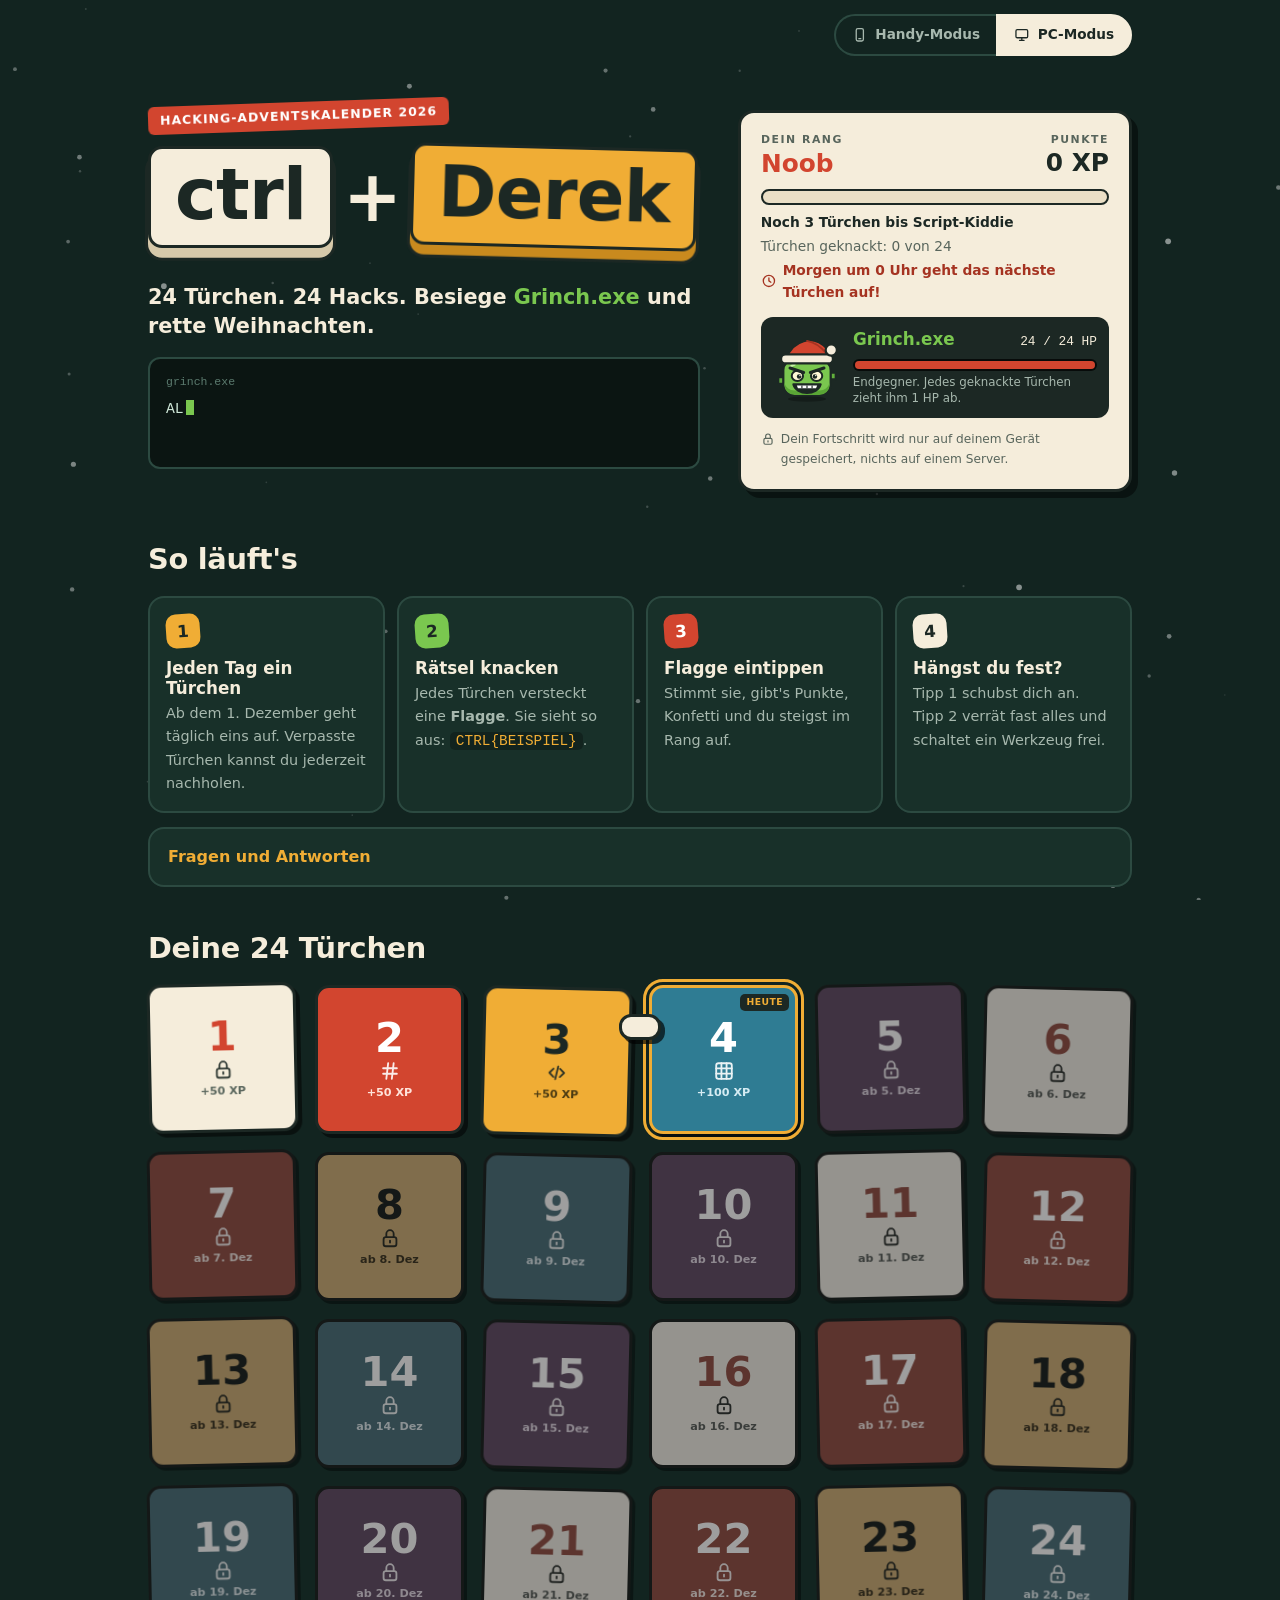
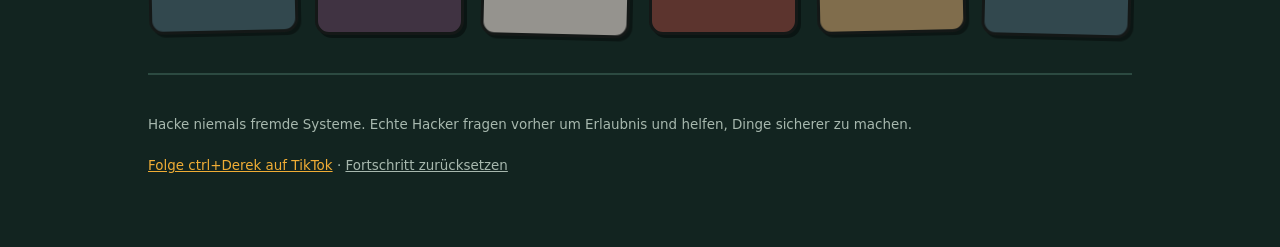
<file: docs/index.html>
<!doctype html>
<html lang="de">
<head>
  <meta charset="utf-8">
  <meta name="viewport" content="width=device-width, initial-scale=1, viewport-fit=cover">
  <meta http-equiv="Content-Security-Policy" content="default-src 'self'; script-src 'self'; style-src 'self'; img-src 'self' data:; connect-src 'self'; object-src 'none'; base-uri 'none'; form-action 'self'">
  <meta name="referrer" content="no-referrer">
  <meta name="theme-color" content="#122420">
  <meta name="description" content="24 Türchen, 24 Hacking-Rätsel. Knack jeden Tag ein Türchen und rette Weihnachten vor Grinch.exe. Legal, kostenlos, ab 11.">
  <meta property="og:title" content="ctrl+Derek Hacking-Adventskalender">
  <meta property="og:description" content="24 Türchen, 24 Hacking-Rätsel. Rette Weihnachten vor Grinch.exe!">
  <meta property="og:type" content="website">
  <link rel="icon" href="data:image/svg+xml,%3Csvg xmlns='http://www.w3.org/2000/svg' viewBox='0 0 64 64'%3E%3Crect x='4' y='10' width='56' height='50' rx='12' fill='%231c2824'/%3E%3Crect x='4' y='4' width='56' height='48' rx='12' fill='%23f0ad35' stroke='%231c2824' stroke-width='4'/%3E%3Cpath d='M22 20l-9 8 9 8M42 20l9 8-9 8M35 16l-6 24' fill='none' stroke='%231c2824' stroke-width='5' stroke-linecap='round' stroke-linejoin='round'/%3E%3C/svg%3E">
  <title>ctrl+Derek Adventskalender</title>
  <link rel="stylesheet" href="style.css?v=5">
</head>
<body>
  <canvas id="snow" aria-hidden="true"></canvas>
  <canvas id="confetti" aria-hidden="true"></canvas>

  <div class="wrap">
    <nav class="modes" aria-label="Modus wählen">
      <button type="button" data-mode="mobile"><span data-icon="phone"></span>Handy-Modus</button>
      <button type="button" data-mode="pc"><span data-icon="monitor"></span>PC-Modus</button>
    </nav>
    <header class="hero">
      <div class="hero-main">
        <p class="badge">Hacking-Adventskalender 2026</p>
        <h1 aria-label="ctrl+Derek"><kbd>ctrl</kbd><span>+</span><kbd>Derek</kbd></h1>
        <p class="claim">24 Türchen. 24 Hacks. Besiege <b>Grinch.exe</b> und rette Weihnachten.</p>
        <p id="intro" class="terminal"></p>
      </div>

      <aside class="stats" aria-label="Dein Fortschritt">
        <div class="rank-row">
          <div>
            <small>DEIN RANG</small>
            <strong id="rank">Noob</strong>
          </div>
          <div class="xp"><small>PUNKTE</small><strong id="xp-text">0 XP</strong></div>
        </div>
        <div class="bar" role="progressbar" aria-label="Fortschritt" aria-valuemin="0" aria-valuemax="24" id="bar"><div id="bar-fill"></div></div>
        <p id="next-rank" class="next"></p>
        <p id="progress"></p>
        <p id="countdown" class="countdown" hidden><span data-icon="clock"></span><span id="countdown-text"></span></p>

        <div id="boss" class="boss">
          <svg class="grinch" viewBox="0 0 120 124" aria-hidden="true">
            <ellipse cx="60" cy="117" rx="34" ry="5" fill="#000" opacity=".28"/>
            <g class="g-body">
              <g stroke="#1c2824" stroke-width="4" stroke-linejoin="round" stroke-linecap="round">
                <path d="M20 78H9v12h11M100 70h11v12h-11" fill="#62b03c"/>
                <rect x="18" y="48" width="84" height="62" rx="18" fill="#7ac74f"/>
              </g>
              <path d="M20 88v4a18 18 0 0 0 18 18h44a18 18 0 0 0 18-18v-4a18 18 0 0 1-18 14H38a18 18 0 0 1-18-14z" fill="#5aa636"/>
              <path d="M30 62a10 10 0 0 1 8-6" fill="none" stroke="#c9f0a8" stroke-width="4" stroke-linecap="round"/>
              <g stroke="#1c2824" stroke-width="4" stroke-linejoin="round" stroke-linecap="round">
                <path d="M24 44C34 14 70 0 96 28l6 20z" fill="#d2452f"/>
                <path d="M60 14c12 2 24 10 34 22" fill="none" stroke="#a53321" stroke-width="3"/>
                <rect x="14" y="38" width="92" height="16" rx="8" fill="#f5eddb"/>
                <circle cx="103" cy="30" r="10" fill="#f5eddb"/>
              </g>
              <g class="g-eyes">
                <g stroke="#1c2824" stroke-width="3.5">
                  <ellipse cx="43" cy="76" rx="10" ry="9" fill="#fff8d6"/>
                  <ellipse cx="77" cy="76" rx="10" ry="9" fill="#fff8d6"/>
                </g>
                <circle cx="46" cy="77" r="4" fill="#1c2824"/><circle cx="74" cy="77" r="4" fill="#1c2824"/>
                <circle cx="47.5" cy="75.5" r="1.3" fill="#fff"/><circle cx="75.5" cy="75.5" r="1.3" fill="#fff"/>
              </g>
              <g class="g-ko" stroke="#1c2824" stroke-width="4.5" stroke-linecap="round">
                <path d="M36 70l14 12M50 70 36 82M70 70l14 12M84 70 70 82"/>
              </g>
              <path class="g-brows" d="M30 62l24 8M90 62l-24 8" fill="none" stroke="#1c2824" stroke-width="5.5" stroke-linecap="round"/>
              <g class="g-mouth">
                <path d="M36 91h48c-3 10-13 15-24 15s-21-5-24-15z" fill="#1c2824" stroke="#1c2824" stroke-width="4" stroke-linejoin="round"/>
                <path d="M42 93h36l-2 5H44z" fill="#fff"/>
                <path d="M51 93v5M60 93v5M69 93v5" stroke="#1c2824" stroke-width="2"/>
              </g>
            </g>
          </svg>
          <div class="boss-info">
            <div class="boss-top"><b>Grinch.exe</b><span id="boss-hp">24 / 24 HP</span></div>
            <div class="bar boss-bar"><div id="boss-fill"></div></div>
            <small>Endgegner. Jedes geknackte Türchen zieht ihm 1 HP ab.</small>
          </div>
        </div>
        <p class="privacy"><span data-icon="lock"></span>Dein Fortschritt wird nur auf deinem Gerät gespeichert, nichts auf einem Server.</p>
      </aside>
    </header>

    <section class="howto" aria-labelledby="howto-title">
      <h2 id="howto-title" class="section-title">So läuft's</h2>
      <ol class="steps">
        <li><b>Jeden Tag ein Türchen</b><p>Ab dem 1. Dezember geht täglich eins auf. Verpasste Türchen kannst du jederzeit nachholen.</p></li>
        <li><b>Rätsel knacken</b><p>Jedes Türchen versteckt eine <b>Flagge</b>. Sie sieht so aus: <code>CTRL{BEISPIEL}</code>.</p></li>
        <li><b>Flagge eintippen</b><p>Stimmt sie, gibt's Punkte, Konfetti und du steigst im Rang auf.</p></li>
        <li><b>Hängst du fest?</b><p>Tipp 1 schubst dich an. Tipp 2 verrät fast alles und schaltet ein Werkzeug frei.</p></li>
      </ol>
      <details class="faq">
        <summary>Fragen und Antworten</summary>
        <dl>
          <dt>Was ist eine Flagge?</dt>
          <dd>So heißt das Lösungswort bei Hacker-Wettbewerben (CTF, „Capture the Flag“). Wer die Flagge findet, hat das Rätsel gelöst.</dd>
          <dt>Warum lerne ich Hacking?</dt>
          <dd>Wer Angriffe versteht, kann sich und andere schützen. Sicherheitsforscher werden dafür sogar bezahlt. Bei jedem Türchen steht, was du gelernt hast.</dd>
          <dt>Ist das legal?</dt>
          <dd>Ja. Alles läuft nur auf dieser Seite. Hacke aber nie fremde Geräte oder Konten, auch nicht aus Spaß.</dd>
          <dt>Brauche ich Vorkenntnisse oder Programme?</dt>
          <dd>Nein. Die ersten Türchen sind leicht, danach wird es Schritt für Schritt kniffliger. Ein Handy reicht, die Werkzeuge sind eingebaut.</dd>
          <dt>Was wird von mir gespeichert?</dt>
          <dd>Nichts auf einem Server. Dein Fortschritt (welche Türchen du gelöst hast) liegt nur auf deinem eigenen Gerät, in deinem Browser. Es gibt keine Anmeldung, keine Konten und keine Tracker. Wenn du die Browserdaten löschst, ein anderes Gerät nimmst oder im privaten Tab spielst, fängst du wieder bei null an. Bereits gelöste Türchen kannst du dann einfach nochmal lösen.</dd>
          <dt>Handy-Modus oder PC-Modus?</dt>
          <dd>Die Seite wählt automatisch, was zu deinem Gerät passt, du kannst oben umschalten. <b>Handy-Modus:</b> Alle Werkzeuge sind eingebaut, kein F12 nötig. <b>PC-Modus:</b> Du nutzt die echten Browser-Werkzeuge wie ein Profi (F12, Cookies, Quelltext).</dd>
          <dt>Was ist ein Tipp 2?</dt>
          <dd>Er verrät fast die Lösung und schaltet das Werkzeug zum Türchen frei, zum Beispiel einen Decoder. Probier erst selbst, das macht mehr Spaß!</dd>
        </dl>
      </details>
    </section>

    <main>
      <h2 class="section-title">Deine 24 Türchen</h2>
      <div id="grid" class="grid"></div>
    </main>

    <section id="finale" class="finale" hidden>
      <h2>Grinch.exe ist besiegt!</h2>
      <p>Du hast alle 24 Türchen geknackt. Weihnachten ist gerettet und aus dem Hacker-Azubi ist eine <b>Legende</b> geworden.</p>
      <button id="share" type="button" class="btn">Ergebnis kopieren und teilen</button>
    </section>

    <footer>
      <p>Hacke niemals fremde Systeme. Echte Hacker fragen vorher um Erlaubnis und helfen, Dinge sicherer zu machen.</p>
      <p><a id="tiktok" href="#" target="_blank" rel="noopener noreferrer">Folge ctrl+Derek auf TikTok</a> · <button id="reset" type="button" class="linklike">Fortschritt zurücksetzen</button></p>
    </footer>
  </div>

  <dialog id="dialog">
    <div class="sheet-handle" aria-hidden="true"></div>
    <form method="dialog"><button class="close" aria-label="Schließen"><span data-icon="x"></span></button></form>
    <p class="lvl" id="d-level"></p>
    <h2><span id="d-icon" class="d-icon"></span><span id="d-title"></span></h2>
    <p id="d-story" class="story"></p>
    <div id="d-task" class="task"></div>

    <div class="hints">
      <button type="button" id="btn-hint1"><span data-icon="bulb"></span>Tipp 1</button>
      <button type="button" id="btn-hint2" disabled><span data-icon="help"></span><span id="btn-hint2-text">Tipp 2</span></button>
    </div>
    <p id="d-hint1" class="hint" hidden></p>
    <p id="d-hint2" class="hint" hidden></p>
    <div id="d-tools" class="tools" hidden></div>
    <button type="button" id="btn-force" class="linklike force" hidden>Klappt nicht mit F12? Eingebautes Werkzeug zeigen</button>

    <form id="flag-form" autocomplete="off">
      <input id="flag" placeholder="CTRL{...}" spellcheck="false" autocapitalize="characters" autocomplete="off" enterkeyhint="go" aria-label="Flagge eingeben">
      <button type="submit" class="btn">Prüfen</button>
    </form>
    <p id="result" role="status"></p>
    <p id="d-learn" class="learn" hidden></p>
  </dialog>

  <div id="toast" role="status" aria-live="polite"></div>

  <script src="icons.js?v=4"></script>
  <script src="app.js?v=5"></script>
</body>
</html>
</file>
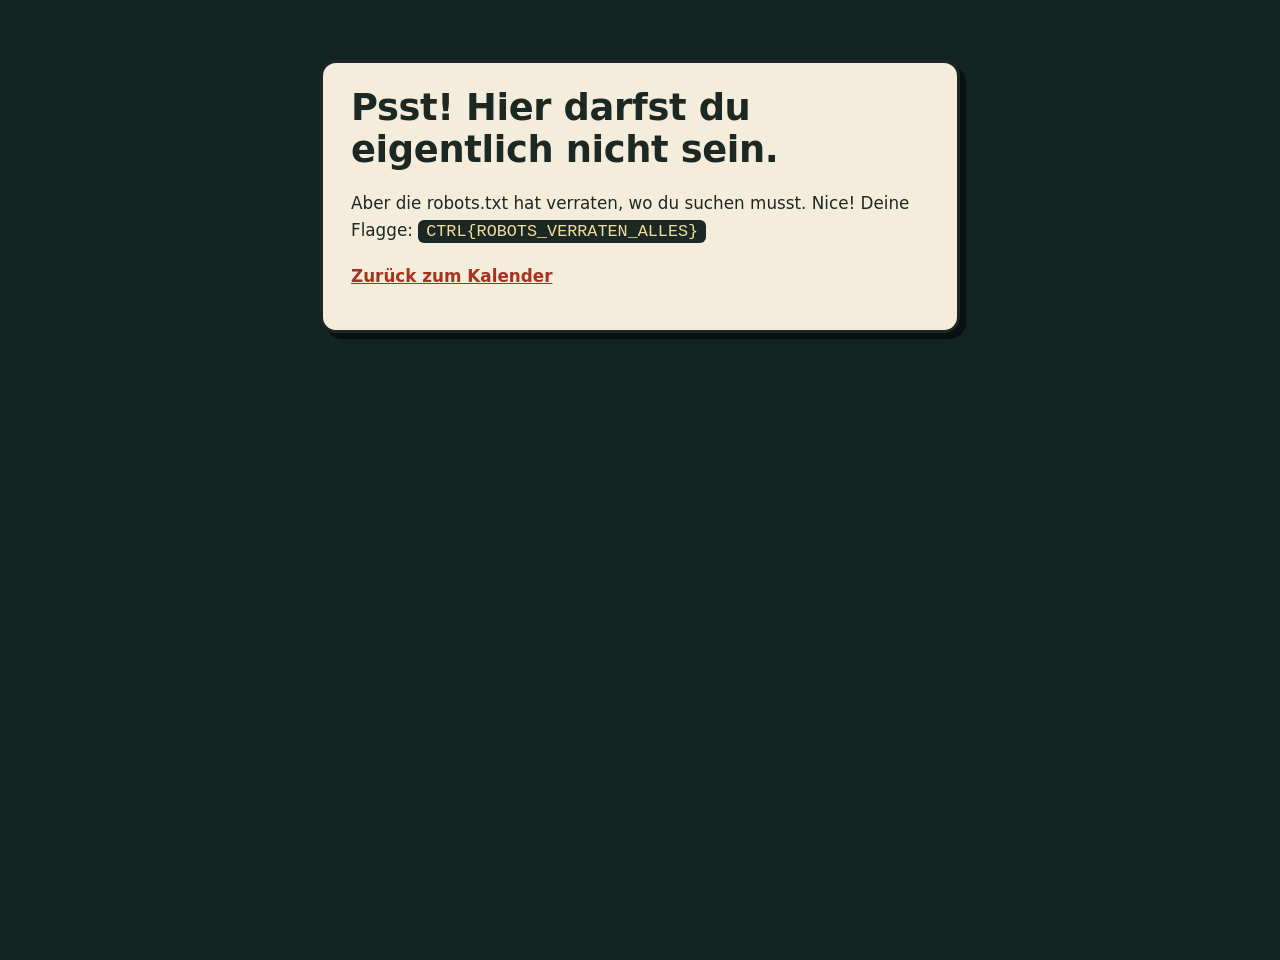
<file: docs/geheim-tuer5.html>
<!doctype html><html lang="de"><head><meta charset="utf-8"><meta name="viewport" content="width=device-width, initial-scale=1"><meta http-equiv="Content-Security-Policy" content="default-src 'self'; script-src 'self'; style-src 'self'; object-src 'none'; base-uri 'none'; form-action 'none'"><meta name="referrer" content="no-referrer"><meta name="robots" content="noindex"><title>Geheim</title><link rel="stylesheet" href="style.css?v=4"></head>
<body><main><h1>Psst! Hier darfst du eigentlich nicht sein.</h1><p>Aber die robots.txt hat verraten, wo du suchen musst. Nice! Deine Flagge: <code>CTRL{ROBOTS_VERRATEN_ALLES}</code></p><p><a href="./">Zurück zum Kalender</a></p></main></body></html>
</file>
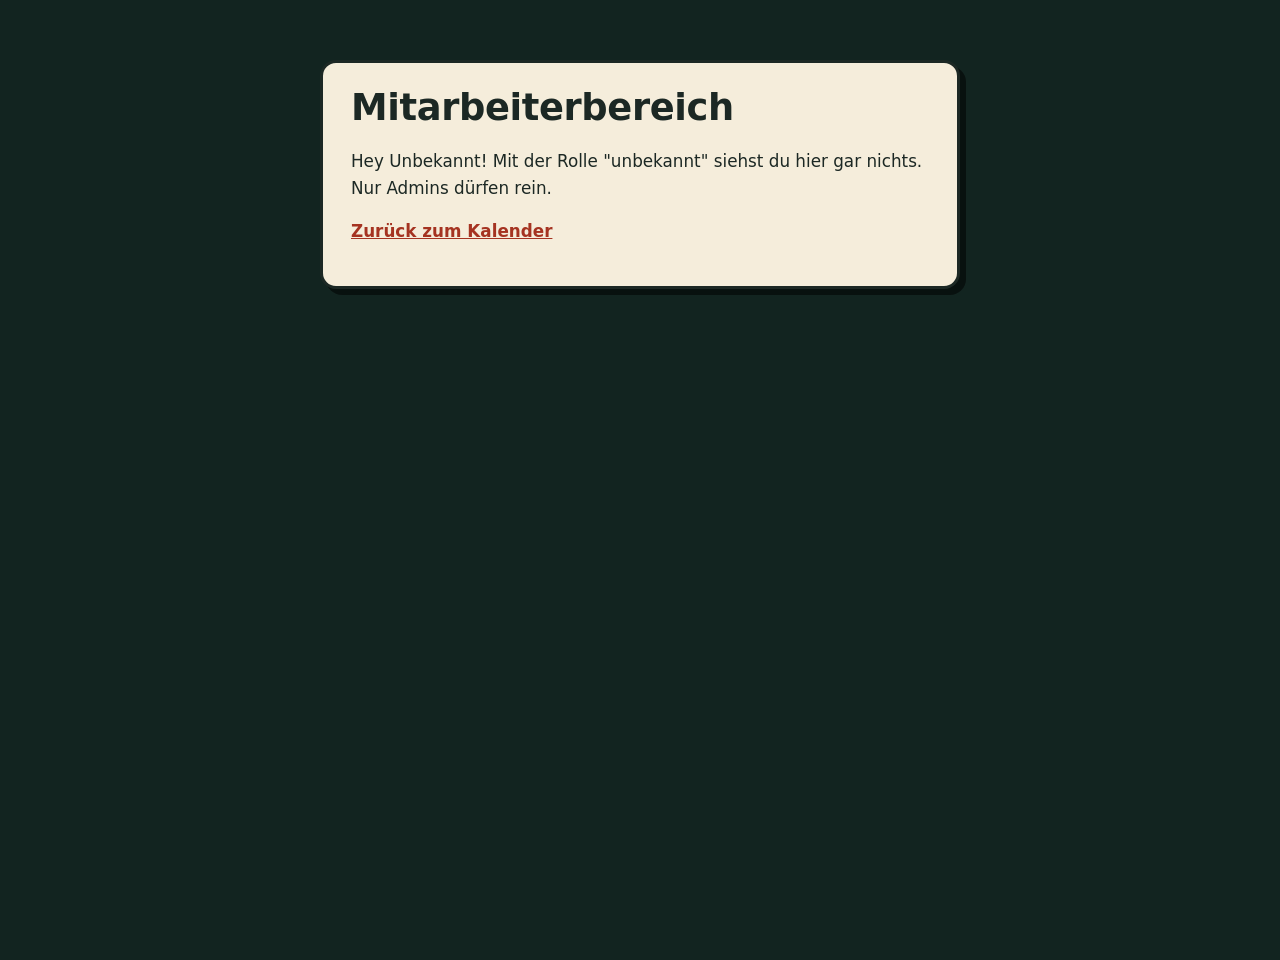
<file: docs/tuer10.html>
<!doctype html><html lang="de"><head><meta charset="utf-8"><meta name="viewport" content="width=device-width, initial-scale=1"><meta http-equiv="Content-Security-Policy" content="default-src 'self'; script-src 'self'; style-src 'self'; object-src 'none'; base-uri 'none'; form-action 'none'"><meta name="referrer" content="no-referrer"><meta name="robots" content="noindex"><title>Mitarbeiterbereich</title><link rel="stylesheet" href="style.css?v=4"></head>
<body><main><h1>Mitarbeiterbereich</h1><p id="t"></p><p><a href="./">Zurück zum Kalender</a></p></main>
<script src="tuer10.js"></script></body></html>
</file>
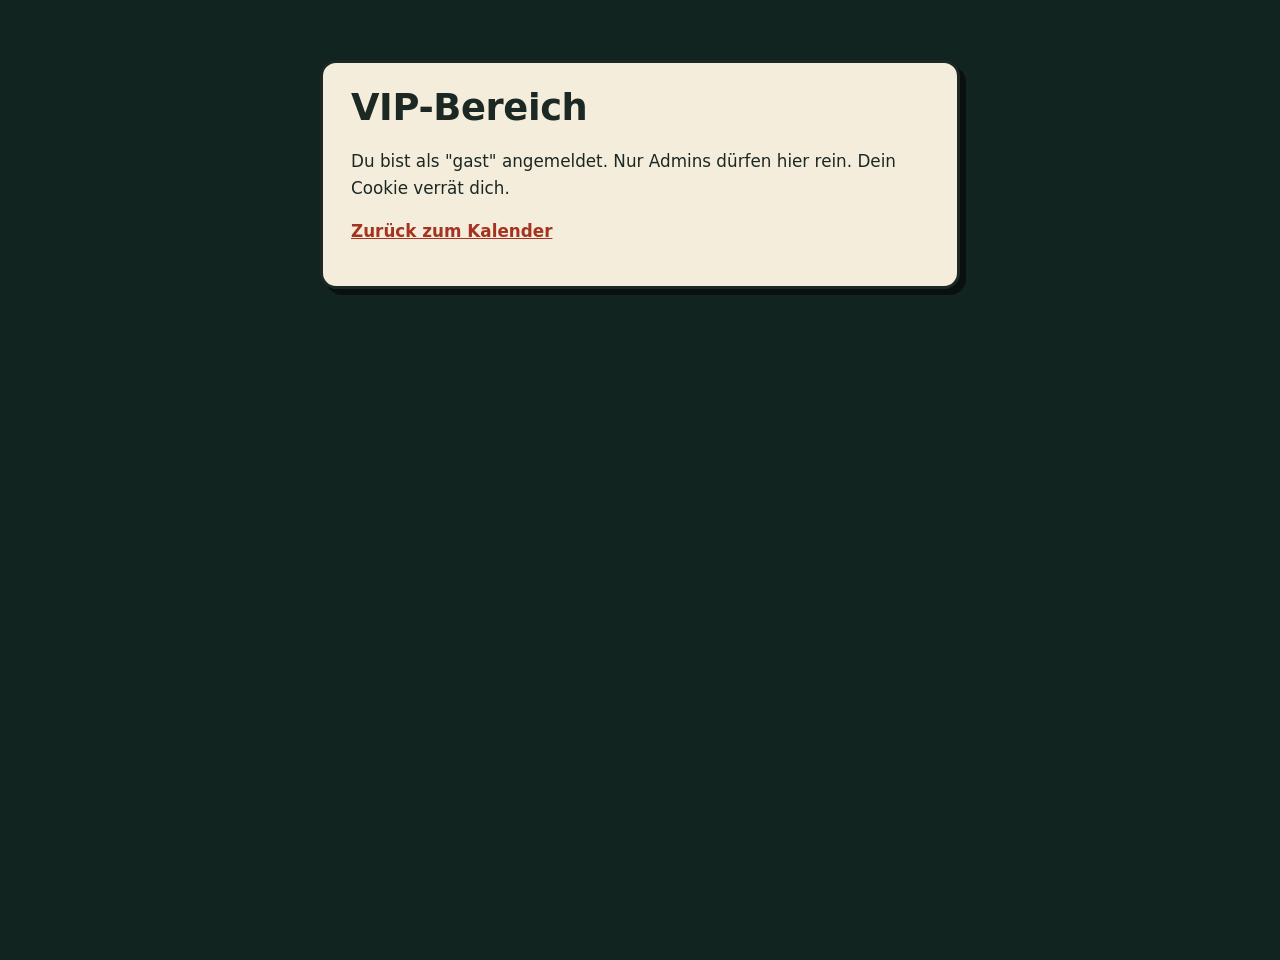
<file: docs/tuer11.html>
<!doctype html><html lang="de"><head><meta charset="utf-8"><meta name="viewport" content="width=device-width, initial-scale=1"><meta http-equiv="Content-Security-Policy" content="default-src 'self'; script-src 'self'; style-src 'self'; object-src 'none'; base-uri 'none'; form-action 'none'"><meta name="referrer" content="no-referrer"><meta name="robots" content="noindex"><title>VIP-Bereich</title><link rel="stylesheet" href="style.css?v=4"></head>
<body><main><h1>VIP-Bereich</h1><p id="t"></p><p><a href="./">Zurück zum Kalender</a></p></main>
<script src="tuer11.js?v=5"></script></body></html>
</file>
<file: docs/style.css>
/* ctrl+Derek Adventskalender. Sticker-Look: Tannengrün, Papier, kräftige Farben, dicke Konturen. */
:root{
  --bg:#122420;--bg2:#183029;--line:#2c4a41;--fg:#f5eddb;--mut:#a7b8ae;
  --paper:#f5eddb;--paper2:#eadfc6;--ink:#1c2824;--ink-mut:#58655c;--pline:#d6c9aa;
  --red:#d2452f;--red-d:#a53321;--gold:#f0ad35;--green:#3f9a6f;--blue:#2f7c93;--plum:#7a4a82;--slime:#7ac74f;--bad:#c9432f;
  --r:16px;--gut:clamp(16px,4vw,28px);
  --spring:cubic-bezier(.34,1.56,.64,1);--out:cubic-bezier(.22,1,.36,1);
  --sans:system-ui,-apple-system,"Segoe UI",Roboto,Helvetica,Arial,sans-serif;
  --display:ui-rounded,"Segoe UI Black","Arial Black",system-ui,-apple-system,Roboto,sans-serif;
  --mono:ui-monospace,"Cascadia Code",Consolas,Menlo,monospace;
}
*{box-sizing:border-box;-webkit-tap-highlight-color:transparent}
html{scroll-behavior:smooth;-webkit-text-size-adjust:100%}
body{margin:0;color:var(--fg);font:16px/1.6 var(--sans);min-height:100dvh;background:var(--bg);
  padding:env(safe-area-inset-top) env(safe-area-inset-right) env(safe-area-inset-bottom) env(safe-area-inset-left)}
#snow,#confetti{position:fixed;inset:0;width:100%;height:100%;pointer-events:none}
#snow{z-index:0}#confetti{z-index:60}
.wrap{position:relative;z-index:2;max-width:1040px;margin:0 auto;padding:0 var(--gut)}
a{color:var(--gold)}
h1,h2,h3{font-family:var(--display);font-weight:900;letter-spacing:-.01em}
button{font:inherit}
[hidden]{display:none!important}
:focus-visible{outline:3px solid var(--gold);outline-offset:3px}

/* Icons */
.i{width:1.15em;height:1.15em;flex:none;vertical-align:-.2em}
[data-icon]{display:inline-flex}

/* Modus-Schalter */
.modes{display:flex;justify-content:flex-end;padding-top:max(14px,env(safe-area-inset-top))}
.modes button{display:inline-flex;align-items:center;justify-content:center;gap:8px;min-height:42px;padding:0 16px;background:transparent;color:var(--mut);border:2px solid var(--line);font-size:.85rem;font-weight:600;cursor:pointer;transition:background .2s,color .2s}
.modes button:first-child{border-radius:99px 0 0 99px;border-right:0}
.modes button:last-child{border-radius:0 99px 99px 0}
.modes button[aria-pressed="true"]{background:var(--paper);color:var(--ink);border-color:var(--paper)}
@media (max-width:560px){.modes{justify-content:center}.modes button{flex:1}}

/* Kopf */
.hero{display:grid;gap:22px;padding:clamp(22px,5vw,46px) 0 6px}
.hero-main{min-width:0}
.hero-main > *{animation:rise .6s var(--out) both}
.hero-main > :nth-child(2){animation-delay:.06s}
.hero-main > :nth-child(3){animation-delay:.14s}
.hero-main > :nth-child(4){animation-delay:.22s}
.badge{display:inline-block;margin:0 0 16px;padding:4px 12px;background:var(--red);color:#fff;border-radius:6px;font-size:.78rem;letter-spacing:.08em;text-transform:uppercase;font-weight:800;rotate:-2deg}
h1{display:flex;align-items:center;flex-wrap:wrap;gap:.14em;font-size:clamp(2.3rem,10vw,4.4rem);line-height:1;margin:0 0 .5em}
/* Tasten: beim Laden werden sie nacheinander gedrückt, beim Antippen auch */
h1 kbd{--cap:var(--pline);font:inherit;background:var(--paper);color:var(--ink);padding:.16em .34em .2em;border-radius:.2em;border:3px solid var(--ink);box-shadow:0 .14em 0 var(--cap),0 .14em 0 3px var(--ink);animation:key .42s .75s var(--out) both;cursor:default;user-select:none;-webkit-user-select:none}
h1 kbd:last-child{--cap:#c98a1e;background:var(--gold);rotate:1.5deg;animation-delay:1s}
h1 kbd:active{translate:0 .11em;box-shadow:0 .03em 0 var(--cap),0 .03em 0 3px var(--ink)}
h1 span{color:var(--fg)}
@keyframes key{0%,100%{translate:0 0;box-shadow:0 .14em 0 var(--cap),0 .14em 0 3px var(--ink)}40%{translate:0 .11em;box-shadow:0 .03em 0 var(--cap),0 .03em 0 3px var(--ink)}}
.claim{margin:0 0 16px;font-size:clamp(1.05rem,3.4vw,1.3rem);line-height:1.4;font-weight:600;max-width:30em}
.claim b{color:var(--slime)}
.terminal{margin:0;background:#0b1512;border:2px solid var(--line);border-radius:12px;padding:14px 16px;min-height:9.2em;font:.92rem/1.6 var(--mono);color:#cfe7d8;cursor:default}
.terminal::before{content:"grinch.exe";display:block;color:#5b7a6e;font-size:.72rem;margin-bottom:6px}
.terminal::after{content:"";display:inline-block;width:.55em;height:1.05em;margin-left:2px;vertical-align:-.18em;background:var(--slime);animation:blink 1s steps(1) infinite}
.terminal.done::after{animation:blink 1s steps(1) 3 forwards}
@keyframes blink{50%{opacity:0}}
@keyframes rise{from{opacity:0;translate:0 14px}}

/* Status-Karte */
.stats{background:var(--paper);color:var(--ink);border:3px solid var(--ink);border-radius:var(--r);padding:18px 20px;align-self:start;box-shadow:6px 6px 0 #0007;animation:rise .6s .18s var(--out) both}
.rank-row{display:flex;justify-content:space-between;align-items:flex-end;gap:12px}
.rank-row small{display:block;color:var(--ink-mut);font-size:.68rem;letter-spacing:.14em;font-weight:700}
.rank-row strong{font:900 1.55rem/1.2 var(--display);color:var(--red)}
.xp{text-align:right}.xp strong{color:var(--ink);font-variant-numeric:tabular-nums}
.bar{height:16px;background:var(--paper2);border-radius:99px;overflow:hidden;margin:10px 0 6px;border:2px solid var(--ink)}
#bar-fill{height:100%;width:0;background:var(--gold);transition:width .8s var(--out)}
.stats p{margin:2px 0;color:var(--ink-mut);font-size:.86rem}
.stats .next{color:var(--ink);font-weight:700}
.countdown{display:flex;align-items:center;gap:6px;color:var(--red-d)!important;font-weight:700}
.boss{display:flex;gap:12px;align-items:center;margin-top:14px;padding:12px;background:var(--ink);color:var(--fg);border-radius:12px}
.boss-info{flex:1;min-width:0}
.boss-top{display:flex;justify-content:space-between;gap:8px;align-items:baseline;font-size:.9rem}
.boss-top b{font:900 1.05rem var(--display);color:var(--slime)}
.boss-top span{font-family:var(--mono);font-size:.8rem;white-space:nowrap}
.boss-bar{height:12px;margin:6px 0 4px;background:#0006;border-color:#0008}
#boss-fill{height:100%;width:100%;background:var(--red);transition:width .8s var(--out)}
.boss small{display:block;color:var(--mut);font-size:.74rem;line-height:1.35}
.stats .privacy{display:flex;gap:6px;align-items:flex-start;margin-top:12px;font-size:.76rem}
.stats .privacy .i{margin-top:.15em}

/* Grinch.exe: schwebt leicht, blinzelt, zuckt bei einem Treffer zusammen */
.grinch{width:68px;height:70px;flex:none;overflow:visible}
.grinch *{transform-box:fill-box;transform-origin:center}
.g-body{animation:float 3.6s ease-in-out infinite}
.g-eyes{animation:blinkeye 4.6s infinite}
.g-ko{display:none}
@keyframes float{50%{translate:0 -3px}}
@keyframes blinkeye{0%,94%,100%{scale:1 1}97%{scale:1 .1}}
.boss.hit .grinch{animation:hit .55s var(--out)}
.boss.hit #boss-fill{animation:flash .5s}
.boss.hit .g-mouth{animation:ouch .7s}
@keyframes hit{15%{translate:-8px 0;rotate:-10deg}40%{translate:7px 0;rotate:7deg}65%{translate:-3px 0;rotate:-3deg}}
@keyframes flash{30%{background:#fff}}
@keyframes ouch{20%,70%{scale:.6 .5}}
.boss.ko .g-body{animation:none;rotate:14deg;translate:0 4px;filter:grayscale(.85)}
.boss.ko .g-eyes,.boss.ko .g-brows{display:none}
.boss.ko .g-ko{display:block}
.boss.ko .g-mouth{scale:.6 .35}
.boss.ko .boss-top span{color:var(--gold);font-weight:800}

/* Anleitung */
.section-title{font-size:clamp(1.4rem,5vw,1.8rem);margin:38px 0 14px;color:var(--fg)}
.steps{list-style:none;counter-reset:s;margin:0;padding:0;display:grid;gap:12px;grid-template-columns:1fr}
@media (min-width:560px){.steps{grid-template-columns:repeat(2,1fr)}}
@media (min-width:900px){.steps{grid-template-columns:repeat(4,1fr)}}
.steps li{counter-increment:s;background:var(--bg2);border:2px solid var(--line);border-radius:var(--r);padding:16px}
.steps li::before{content:counter(s);display:grid;place-items:center;width:34px;height:34px;border-radius:10px;background:var(--gold);color:var(--ink);font:900 1.05rem var(--display);margin-bottom:10px;rotate:-4deg}
.steps li:nth-child(2)::before{background:var(--slime)}
.steps li:nth-child(3)::before{background:var(--red);color:#fff}
.steps li:nth-child(4)::before{background:var(--paper)}
.steps li > b{display:block;margin:0 0 4px;font:900 1.05rem var(--display)}
.steps li p{margin:0;color:var(--mut);font-size:.9rem}
.steps code{color:var(--gold);background:#0004;padding:1px 6px;border-radius:5px;font-family:var(--mono)}
.faq{margin-top:14px;background:var(--bg2);border:2px solid var(--line);border-radius:var(--r);padding:4px 18px}
.faq summary{cursor:pointer;min-height:48px;display:flex;align-items:center;font-weight:800;color:var(--gold)}
.faq dt{font-weight:800;margin-top:12px}
.faq dd{margin:2px 0 8px;color:var(--mut);font-size:.93rem}

/* Türchen: bunte Sticker, jedes fünfte hat dieselbe Farbe */
.grid{display:grid;grid-template-columns:repeat(3,1fr);gap:12px;perspective:900px}
@media (min-width:560px){.grid{grid-template-columns:repeat(4,1fr);gap:16px}}
@media (min-width:900px){.grid{grid-template-columns:repeat(6,1fr);gap:18px}}
.door{--d-bg:var(--paper);--d-fg:var(--ink);--d-num:var(--red);--d-sub:var(--ink-mut);--tilt:0deg;
  position:relative;aspect-ratio:1;min-height:92px;border:3px solid var(--ink);border-radius:14px;cursor:pointer;
  display:flex;flex-direction:column;align-items:center;justify-content:center;gap:2px;
  background:var(--d-bg);color:var(--d-fg);box-shadow:4px 4px 0 #0008;rotate:var(--tilt);transform-origin:left center;
  transition:translate .2s var(--spring),rotate .2s var(--spring),box-shadow .2s var(--out)}
.door:nth-child(5n+2){--d-bg:var(--red);--d-fg:#fff;--d-num:#fff;--d-sub:#ffe3da}
.door:nth-child(5n+3){--d-bg:var(--gold);--d-num:var(--ink);--d-sub:#4a3a12}
.door:nth-child(5n+4){--d-bg:var(--blue);--d-fg:#fff;--d-num:#fff;--d-sub:#d5ecf3}
.door:nth-child(5n){--d-bg:var(--plum);--d-fg:#fff;--d-num:#fff;--d-sub:#ecd9ef}
.door:nth-child(odd){--tilt:-1.2deg}
.door:nth-child(3n){--tilt:1.4deg}
.door .n{font:900 clamp(1.9rem,7vw,2.6rem)/1 var(--display);color:var(--d-num)}
.door .ic{display:flex;color:var(--d-fg);opacity:.9}
.door .ic .i{width:clamp(18px,4.6vw,22px);height:clamp(18px,4.6vw,22px)}
.door small{font-size:.7rem;font-weight:700;color:var(--d-sub)}
.grid.intro .door{animation:deal .5s var(--spring) both;animation-delay:calc(var(--i)*28ms + .25s)}
@keyframes deal{from{opacity:0;translate:0 22px;scale:.9}}
@media (hover:hover){.door:not(.locked):hover{translate:-2px -5px;rotate:0deg;box-shadow:7px 10px 0 #0008}}
.door:not(.locked):active{translate:2px 2px;box-shadow:1px 1px 0 #0008}
.door.opening{animation:swing .45s var(--out) both}
@keyframes swing{45%{transform:rotateY(-62deg)}100%{transform:rotateY(0)}}
.door.locked{cursor:not-allowed;filter:saturate(.45) brightness(.62);box-shadow:3px 3px 0 #0006}
.door.solved{border-color:var(--gold);box-shadow:0 0 0 3px var(--ink),4px 4px 0 3px #0008}
.stamp{position:absolute;top:5px;right:5px;width:24px;height:24px;display:grid;place-items:center;border-radius:50%;background:var(--gold);color:var(--ink);border:2px solid var(--ink)}
.stamp .i{width:14px;height:14px;stroke-width:3.2}
.door.just .stamp{animation:stamp .5s .15s var(--spring) both}
.door.just{animation:thump .45s .15s var(--out)}
@keyframes stamp{from{scale:2.6;rotate:-25deg;opacity:0}}
@keyframes thump{35%{scale:.94}}
.door.today:not(.solved){border-color:var(--gold)}
.door.today:not(.solved)::before{content:"";position:absolute;inset:-9px;border:3px solid var(--gold);border-radius:20px;animation:ring 2s var(--out) infinite;pointer-events:none}
@keyframes ring{from{opacity:.9;scale:.94}to{opacity:0;scale:1.1}}
.door .tag{position:absolute;top:6px;right:6px;background:var(--ink);color:var(--gold);border-radius:5px;font-size:.58rem;font-weight:800;padding:1px 6px;letter-spacing:.05em}
.load-error{background:var(--paper);color:var(--ink);border:3px solid var(--ink);border-radius:var(--r);padding:16px 18px;font-weight:700}
.shake{animation:shake .4s}
@keyframes shake{20%{translate:-6px 0}40%{translate:6px 0}60%{translate:-4px 0}80%{translate:4px 0}}

/* Buttons */
.btn,#flag-form button{min-height:48px;padding:0 22px;background:var(--red);color:#fff;font-weight:800;border:3px solid var(--ink);border-radius:12px;cursor:pointer;box-shadow:3px 3px 0 var(--ink);transition:translate .12s var(--out),box-shadow .12s var(--out),filter .12s}
.btn:hover{filter:brightness(1.07)}
.btn:active,#flag-form button:active{translate:3px 3px;box-shadow:0 0 0 var(--ink)}

/* Rätsel-Fenster (Papier) */
dialog{background:var(--paper);color:var(--ink);border:3px solid var(--ink);border-radius:20px;width:min(640px,calc(100% - 24px));max-height:calc(100dvh - 24px);overflow:auto;box-shadow:10px 10px 0 #000a;padding:20px clamp(18px,4vw,30px) 26px;margin:auto;overscroll-behavior:contain}
dialog[open]{animation:pop .38s var(--spring)}
dialog::backdrop{background:#050d0ad9}
dialog[open]::backdrop{animation:fade .25s}
@keyframes pop{from{scale:.9;translate:0 18px;opacity:0}}
@keyframes fade{from{opacity:0}}
.sheet-handle{display:none}
.close{position:sticky;top:0;float:right;width:42px;height:42px;display:grid;place-items:center;border-radius:50%;background:var(--ink);border:0;color:var(--paper);cursor:pointer;z-index:2;transition:rotate .25s var(--spring)}
.close:hover{rotate:90deg}
dialog h2{display:flex;gap:10px;align-items:flex-start;margin:.35em 0 .4em;font-size:clamp(1.4rem,5.2vw,1.9rem);line-height:1.15;color:var(--ink)}
.d-icon{display:grid;place-items:center;flex:none;width:1.5em;height:1.5em;margin-top:-.08em;border-radius:.32em;background:var(--gold);border:3px solid var(--ink);rotate:-4deg}
.d-icon .i{width:.85em;height:.85em;stroke-width:2.4}
.lvl{display:inline-flex;align-items:center;gap:3px;margin:0;padding:3px 10px;background:var(--ink);color:var(--paper);border-radius:6px;font-size:.78rem;font-weight:800;letter-spacing:.06em}
.lvl .i{width:13px;height:13px}
.lvl .on{fill:var(--gold);stroke:var(--gold)}
.lvl .off{stroke:#6f7d74}
.lvl span{margin-left:8px;color:var(--gold)}
.story{color:var(--ink-mut);border-left:4px solid var(--slime);padding-left:12px;font-style:italic;margin:.7em 0}
.task{font-size:1rem}
.task code,.task pre{background:var(--ink);padding:2px 7px;border-radius:6px;color:#f6dc9a;word-break:break-all;font-family:var(--mono)}
.task pre{padding:12px;white-space:pre-wrap;overflow:auto;font-size:.85rem}
.task ul{padding-left:1.2em}
.task li{margin:4px 0}
.task a{color:var(--red-d);font-weight:800}
.task code{cursor:copy}
.hints{display:flex;flex-wrap:wrap;gap:8px;margin:16px 0 6px}
.hints button{display:inline-flex;align-items:center;gap:7px;min-height:44px;background:var(--paper2);color:var(--ink);border:2px solid var(--ink);padding:0 16px;border-radius:99px;font-size:.9rem;font-weight:700;cursor:pointer;transition:translate .15s var(--spring),background .15s}
.hints button:not(:disabled):hover{translate:0 -2px;background:#f9dc8f}
.hints button:disabled{opacity:.4;cursor:not-allowed}
.hint{background:#f9dc8f;border:2px solid var(--ink);border-radius:10px;padding:10px 12px;margin:8px 0;font-size:.93rem;animation:unfold .35s var(--out)}
@keyframes unfold{from{opacity:0;translate:0 -8px}}
.devnote{background:#f9dc8f;border-radius:8px;padding:8px 10px;font-size:.88rem}
.force{display:block;color:var(--ink-mut);font-size:.88rem;min-height:44px}
#flag-form{display:flex;gap:10px;margin-top:16px}
input{flex:1;min-width:0;min-height:48px;padding:0 14px;background:#fff;border:2px solid var(--ink);color:var(--ink);border-radius:12px;font:16px var(--mono)}
input:focus{outline:3px solid var(--gold);outline-offset:1px}
#result{min-height:1.6em;font-weight:800;margin:10px 0 4px}
#result.ok{color:#237a50;font:900 1.3rem var(--display);animation:win .5s var(--spring)}
#result.bad{color:var(--bad)}
@keyframes win{from{scale:.5;opacity:0}}
.learn{background:#d5ecd5;border:2px solid var(--ink);padding:10px 12px;border-radius:10px;margin:8px 0 0;animation:unfold .4s .15s var(--out) both}

/* Werkzeuge im Fenster */
.tools{margin:12px 0;display:grid;gap:12px;animation:unfold .35s var(--out)}
.tool{background:var(--paper2);border:2px solid var(--ink);border-radius:12px;padding:12px 14px}
.tool h3{display:flex;align-items:center;gap:8px;margin:0 0 2px;font-size:1.05rem}
.tool-hint{margin:0 0 8px;color:var(--ink-mut);font-size:.85rem}
.tool label{display:block;font-size:.8rem;font-weight:700;color:var(--ink-mut);margin-top:6px}
.tool input{width:100%;margin-top:3px}
.tool .btn.small{min-height:44px;margin-top:10px}
.tool-out{margin:10px 0 0;padding:10px;background:var(--ink);border-radius:8px;color:#f6dc9a;white-space:pre-wrap;word-break:break-word;font-family:var(--mono);font-size:.9rem;min-height:2.6em;max-height:220px;overflow:auto;user-select:all;-webkit-user-select:all}
.copy{display:inline-flex;align-items:center;gap:7px;margin-top:8px;min-height:40px;padding:0 14px;background:transparent;border:2px solid var(--ink);border-radius:99px;color:var(--ink);font-size:.82rem;font-weight:700;cursor:pointer}

/* Finale */
.finale{text-align:center;margin:34px 0;padding:30px 18px;background:var(--gold);color:var(--ink);border:3px solid var(--ink);border-radius:var(--r);box-shadow:6px 6px 0 #0008;animation:pop .5s var(--spring)}
.finale h2{font-size:clamp(1.5rem,6vw,2.3rem);margin:0 0 8px}

#toast{position:fixed;left:50%;bottom:calc(20px + env(safe-area-inset-bottom));translate:-50% 160px;background:var(--paper);color:var(--ink);border:3px solid var(--ink);padding:10px 18px;border-radius:12px;z-index:70;transition:translate .45s var(--spring);max-width:calc(100vw - 28px);text-align:center;box-shadow:4px 4px 0 #000a;font-weight:700}
#toast.show{translate:-50% 0}

footer{color:var(--mut);font-size:.84rem;padding:26px 0 52px;border-top:2px solid var(--line);margin-top:38px}
.linklike{background:none;border:0;color:var(--mut);text-decoration:underline;cursor:pointer;padding:6px 0}
dialog .linklike{color:var(--ink-mut)}

@media (min-width:860px){
  .hero{grid-template-columns:1.4fr 1fr;gap:38px;align-items:start}
  .stats{position:sticky;top:16px;margin-top:8px}
  .terminal{min-height:7.6em}
}
@media (max-width:600px){
  dialog{width:100%;max-width:100%;max-height:92dvh;margin:auto 0 0;border-radius:22px 22px 0 0;border-bottom:0;box-shadow:none;padding-top:10px}
  dialog[open]{animation:sheet .42s var(--out)}
  .sheet-handle{display:block;width:44px;height:5px;border-radius:9px;background:var(--pline);margin:0 auto 8px}
  #flag-form{flex-direction:column}
  #flag-form button{width:100%}
  .terminal{min-height:12.4em}
}
@keyframes sheet{from{translate:0 100%}}
@media (max-width:559px){
  .steps{display:flex;gap:10px;overflow-x:auto;scroll-snap-type:x mandatory;margin:0 calc(-1*var(--gut));padding:2px var(--gut) 10px;-webkit-overflow-scrolling:touch}
  .steps li{flex:0 0 80%;scroll-snap-align:center}
}
@media (prefers-reduced-motion:reduce){*,*::before,*::after{animation:none!important;transition:none!important}}

/* Unterseiten der Rätsel */
body > main{position:relative;z-index:2;max-width:640px;margin:clamp(20px,8vw,60px) auto;padding:24px var(--gut);background:var(--paper);color:var(--ink);border:3px solid var(--ink);border-radius:var(--r);box-shadow:6px 6px 0 #0008;width:calc(100% - 2*var(--gut));animation:pop .4s var(--spring)}
body > main h1{display:block;font-size:clamp(1.6rem,6vw,2.3rem);line-height:1.15;margin:0 0 .5em}
body > main p{font-size:1.05rem;overflow-wrap:anywhere}
body > main a{color:var(--red-d);font-weight:800}
body > main code{background:var(--ink);padding:2px 8px;border-radius:6px;color:#f6dc9a;word-break:break-all;font-family:var(--mono)}
</file>
